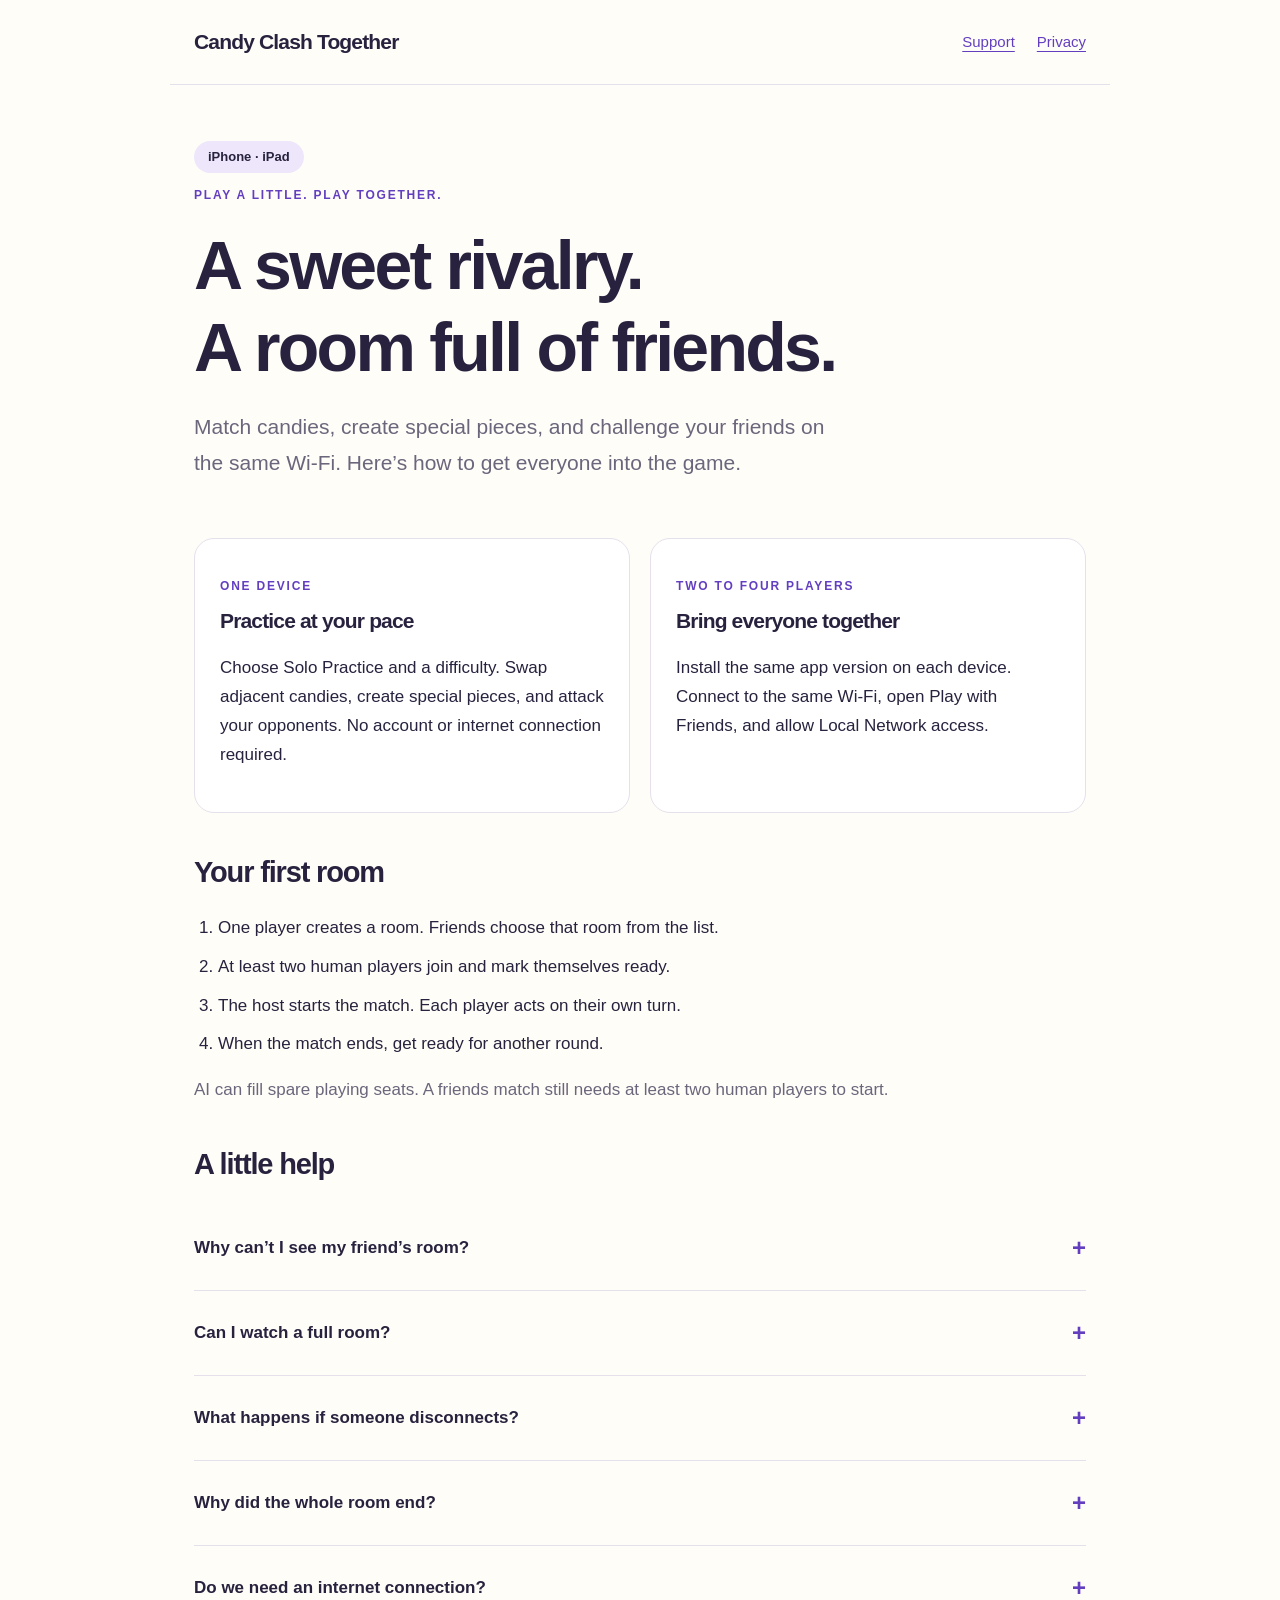
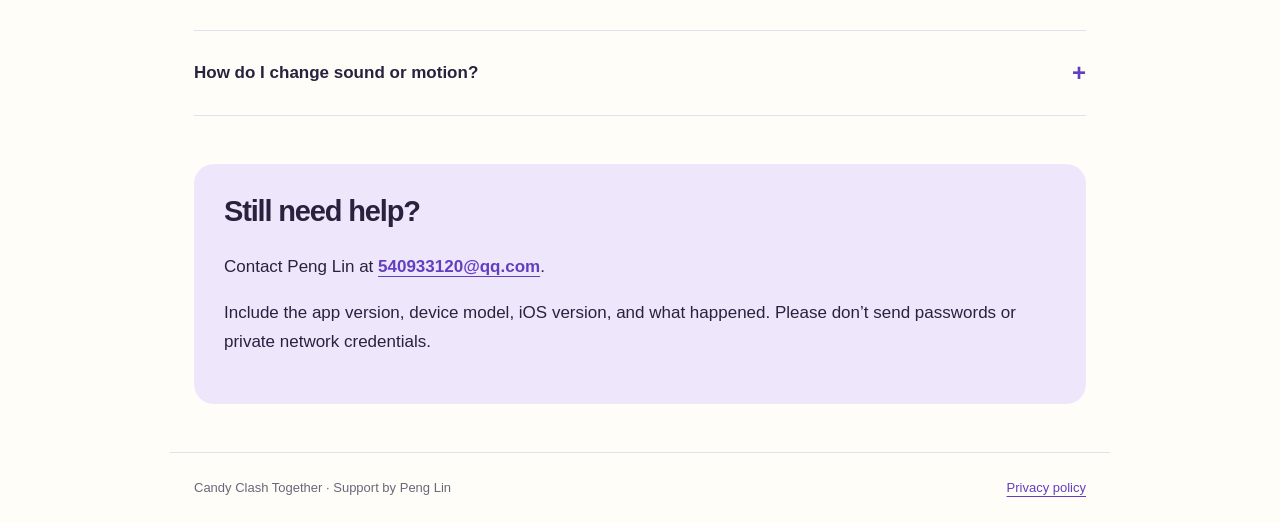
<file: index.html>
<!doctype html>
<html lang="en"><head><meta charset="utf-8"><meta name="viewport" content="width=device-width,initial-scale=1"><meta name="description" content="Help and contact information for Candy Clash Together on iPhone and iPad."><title>Candy Clash Together — Support</title><link rel="stylesheet" href="style.css"></head>
<body><header><a class="brand" href="index.html">Candy Clash Together</a><nav aria-label="Main navigation"><a href="index.html" aria-current="page">Support</a><a href="privacy.html">Privacy</a></nav></header>
<main><section class="hero"><span class="chip">iPhone · iPad</span><p class="eyebrow">Play a little. Play together.</p><h1>A sweet rivalry.<br>A room full of friends.</h1><p class="lead">Match candies, create special pieces, and challenge your friends on the same Wi-Fi. Here’s how to get everyone into the game.</p></section>
<section class="grid" aria-label="Ways to play"><article class="card"><p class="eyebrow">One device</p><h3>Practice at your pace</h3><p>Choose Solo Practice and a difficulty. Swap adjacent candies, create special pieces, and attack your opponents. No account or internet connection required.</p></article><article class="card"><p class="eyebrow">Two to four players</p><h3>Bring everyone together</h3><p>Install the same app version on each device. Connect to the same Wi-Fi, open Play with Friends, and allow Local Network access.</p></article></section>
<section aria-labelledby="getting-started"><h2 id="getting-started">Your first room</h2><ol><li>One player creates a room. Friends choose that room from the list.</li><li>At least two human players join and mark themselves ready.</li><li>The host starts the match. Each player acts on their own turn.</li><li>When the match ends, get ready for another round.</li></ol><p class="muted">AI can fill spare playing seats. A friends match still needs at least two human players to start.</p></section>
<section aria-labelledby="help"><h2 id="help">A little help</h2><details><summary>Why can’t I see my friend’s room?</summary><p>Check that every device uses the same Wi-Fi and app version, and that Local Network access is enabled for Candy Clash in iOS Settings. Keep the host app open. Some public, guest, school, or office networks prevent devices from communicating; use a network that allows local device connections, then try again.</p></details><details><summary>Can I watch a full room?</summary><p>Yes, when spectator space is available. Rooms support up to four playing seats and four spectators. Joining a match already in progress also uses spectator mode. Request a seat for the next round; the host can assign an available seat between matches.</p></details><details><summary>What happens if someone disconnects?</summary><p>An AI temporarily takes over a disconnected player’s active seat. Returning to the same room during the retained session can restore that seat at a turn boundary. Closing the app may lose the temporary recovery credential.</p></details><details><summary>Why did the whole room end?</summary><p>The host device coordinates the game. If the host leaves, locks the device, or loses the connection, the room may end. Keep the host app in the foreground. There is no automatic host transfer.</p></details><details><summary>Do we need an internet connection?</summary><p>No internet access is required for a match. Local multiplayer needs a shared local network that lets the devices communicate. The app does not connect players across the internet.</p></details><details><summary>How do I change sound or motion?</summary><p>Open Settings to adjust sound, music, haptics, and reduced motion. Your preferences stay on your device.</p></details></section>
<section class="contact"><h2>Still need help?</h2><p>Contact Peng Lin at <a href="mailto:540933120@qq.com">540933120@qq.com</a>.</p><p>Include the app version, device model, iOS version, and what happened. Please don’t send passwords or private network credentials.</p></section></main>
<footer><span>Candy Clash Together · Support by Peng Lin</span><a href="privacy.html">Privacy policy</a></footer></body></html>
</file>
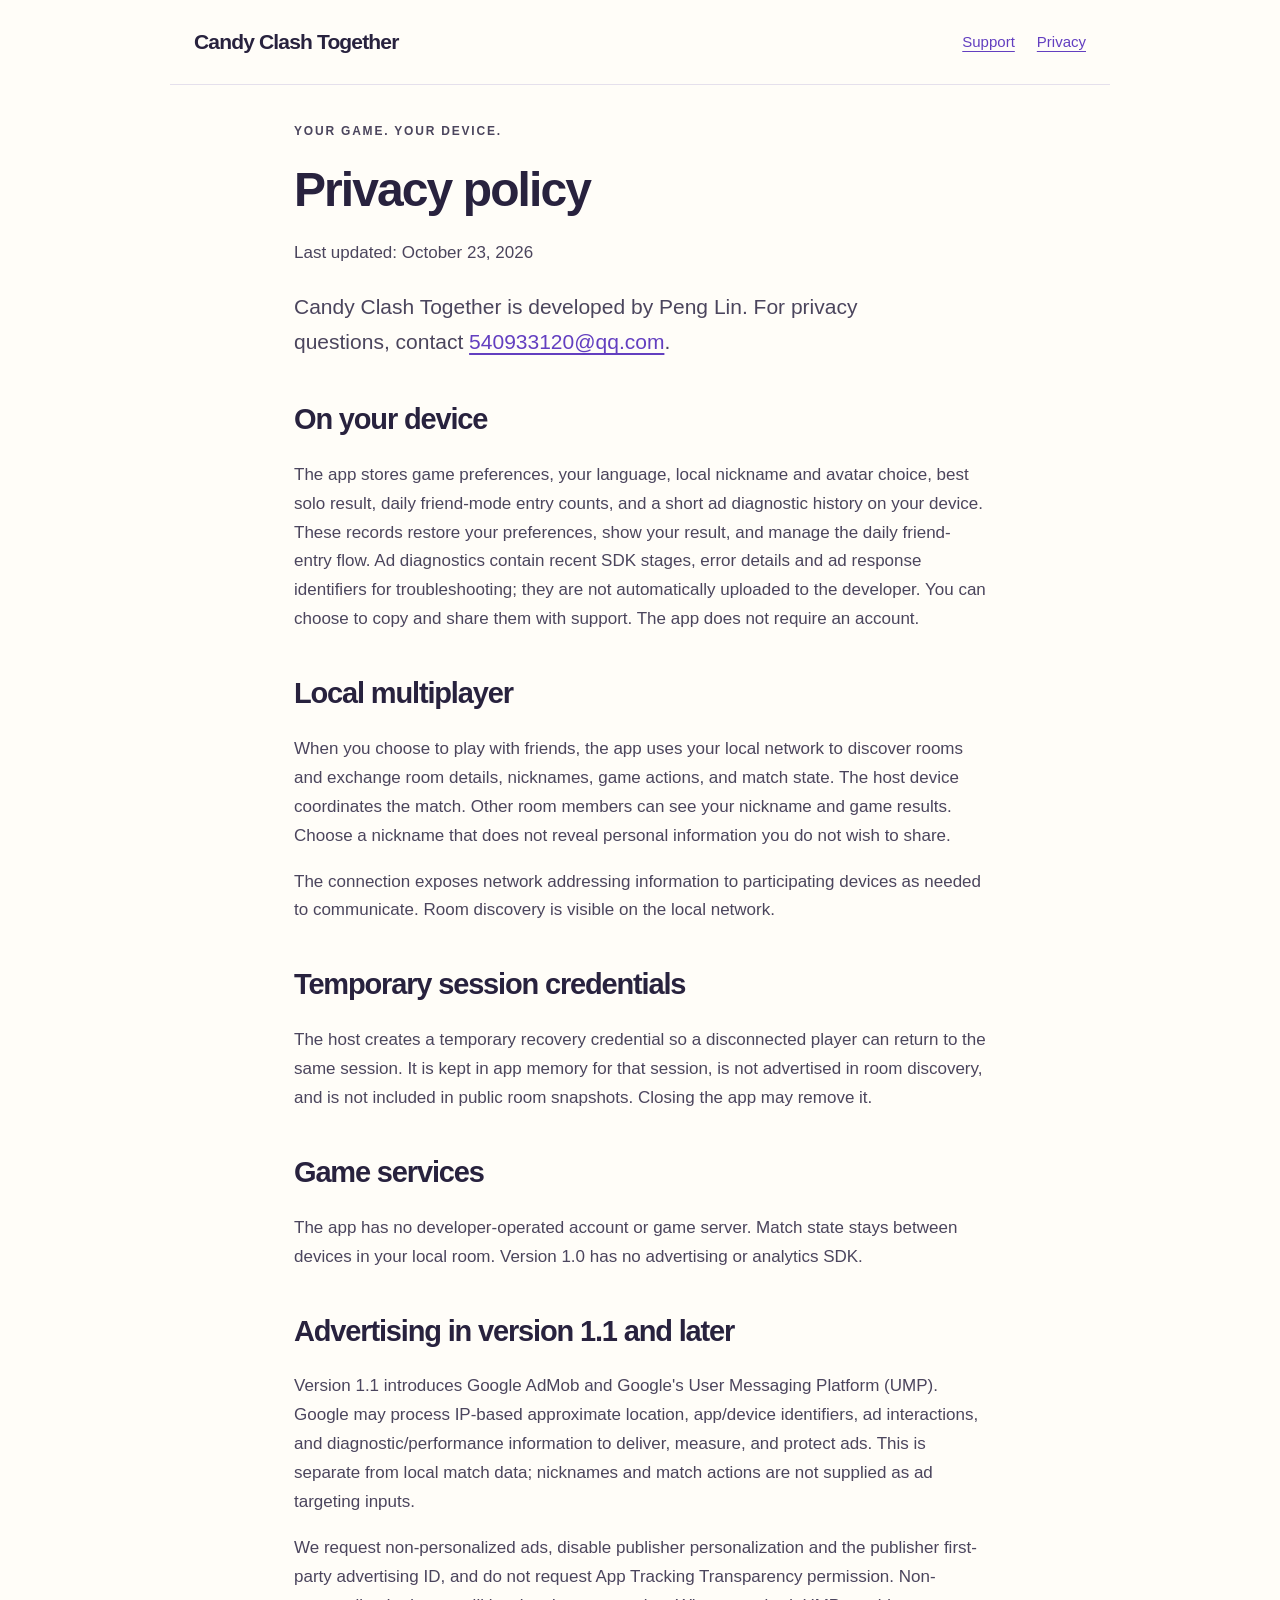
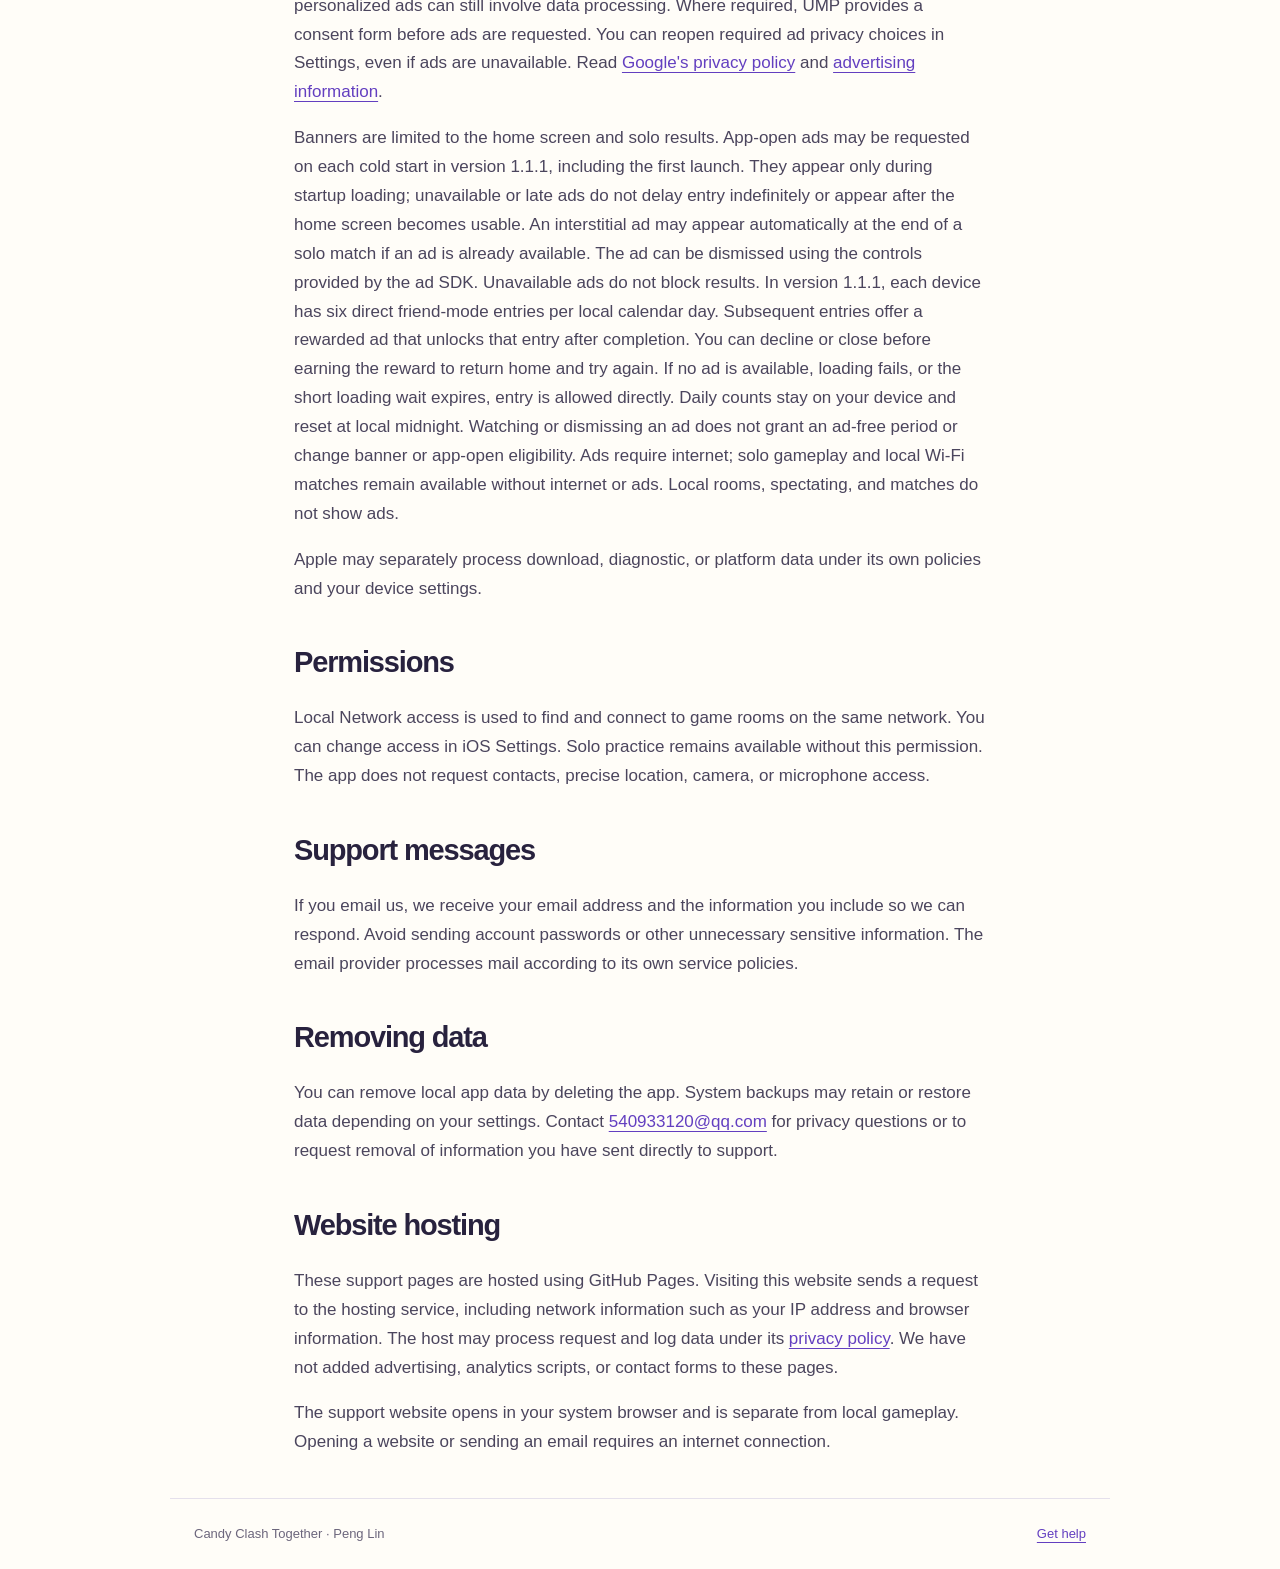
<file: privacy.html>
<!doctype html>
<html lang="en"><head><meta charset="utf-8"><meta name="viewport" content="width=device-width,initial-scale=1"><meta name="description" content="How Candy Clash Together handles local game data and multiplayer connections."><title>Candy Clash Together — Privacy</title><link rel="stylesheet" href="style.css"></head>
<body><header><a class="brand" href="index.html">Candy Clash Together</a><nav aria-label="Main navigation"><a href="index.html">Support</a><a href="privacy.html" aria-current="page">Privacy</a></nav></header>
<main class="policy"><p class="eyebrow">Your game. Your device.</p><h1>Privacy policy</h1><p class="muted">Last updated: October 23, 2026</p><p class="lead">Candy Clash Together is developed by Peng Lin. For privacy questions, contact <a href="mailto:540933120@qq.com">540933120@qq.com</a>.</p>
<h2>On your device</h2><p>The app stores game preferences, your language, local nickname and avatar choice, best solo result, daily friend-mode entry counts, and a short ad diagnostic history on your device. These records restore your preferences, show your result, and manage the daily friend-entry flow. Ad diagnostics contain recent SDK stages, error details and ad response identifiers for troubleshooting; they are not automatically uploaded to the developer. You can choose to copy and share them with support. The app does not require an account.</p>
<h2>Local multiplayer</h2><p>When you choose to play with friends, the app uses your local network to discover rooms and exchange room details, nicknames, game actions, and match state. The host device coordinates the match. Other room members can see your nickname and game results. Choose a nickname that does not reveal personal information you do not wish to share.</p><p>The connection exposes network addressing information to participating devices as needed to communicate. Room discovery is visible on the local network.</p>
<h2>Temporary session credentials</h2><p>The host creates a temporary recovery credential so a disconnected player can return to the same session. It is kept in app memory for that session, is not advertised in room discovery, and is not included in public room snapshots. Closing the app may remove it.</p>
<h2>Game services</h2><p>The app has no developer-operated account or game server. Match state stays between devices in your local room. Version 1.0 has no advertising or analytics SDK.</p>
<h2>Advertising in version 1.1 and later</h2><p>Version 1.1 introduces Google AdMob and Google's User Messaging Platform (UMP). Google may process IP-based approximate location, app/device identifiers, ad interactions, and diagnostic/performance information to deliver, measure, and protect ads. This is separate from local match data; nicknames and match actions are not supplied as ad targeting inputs.</p><p>We request non-personalized ads, disable publisher personalization and the publisher first-party advertising ID, and do not request App Tracking Transparency permission. Non-personalized ads can still involve data processing. Where required, UMP provides a consent form before ads are requested. You can reopen required ad privacy choices in Settings, even if ads are unavailable. Read <a href="https://policies.google.com/privacy">Google's privacy policy</a> and <a href="https://policies.google.com/technologies/ads">advertising information</a>.</p><p>Banners are limited to the home screen and solo results. App-open ads may be requested on each cold start in version 1.1.1, including the first launch. They appear only during startup loading; unavailable or late ads do not delay entry indefinitely or appear after the home screen becomes usable. An interstitial ad may appear automatically at the end of a solo match if an ad is already available. The ad can be dismissed using the controls provided by the ad SDK. Unavailable ads do not block results. In version 1.1.1, each device has six direct friend-mode entries per local calendar day. Subsequent entries offer a rewarded ad that unlocks that entry after completion. You can decline or close before earning the reward to return home and try again. If no ad is available, loading fails, or the short loading wait expires, entry is allowed directly. Daily counts stay on your device and reset at local midnight. Watching or dismissing an ad does not grant an ad-free period or change banner or app-open eligibility. Ads require internet; solo gameplay and local Wi-Fi matches remain available without internet or ads. Local rooms, spectating, and matches do not show ads.</p><p>Apple may separately process download, diagnostic, or platform data under its own policies and your device settings.</p>
<h2>Permissions</h2><p>Local Network access is used to find and connect to game rooms on the same network. You can change access in iOS Settings. Solo practice remains available without this permission. The app does not request contacts, precise location, camera, or microphone access.</p>
<h2>Support messages</h2><p>If you email us, we receive your email address and the information you include so we can respond. Avoid sending account passwords or other unnecessary sensitive information. The email provider processes mail according to its own service policies.</p>
<h2>Removing data</h2><p>You can remove local app data by deleting the app. System backups may retain or restore data depending on your settings. Contact <a href="mailto:540933120@qq.com">540933120@qq.com</a> for privacy questions or to request removal of information you have sent directly to support.</p>
<h2>Website hosting</h2><p>These support pages are hosted using GitHub Pages. Visiting this website sends a request to the hosting service, including network information such as your IP address and browser information. The host may process request and log data under its <a href="https://docs.github.com/en/site-policy/privacy-policies/github-privacy-statement">privacy policy</a>. We have not added advertising, analytics scripts, or contact forms to these pages.</p><p>The support website opens in your system browser and is separate from local gameplay. Opening a website or sending an email requires an internet connection.</p>
</main><footer><span>Candy Clash Together · Peng Lin</span><a href="index.html">Get help</a></footer></body></html>
</file>
<file: style.css>
:root{color-scheme:light;--ink:#28223e;--muted:#6c667c;--purple:#633fc0;--line:#e5e0ec;--paper:#fffdf8}*{box-sizing:border-box}body{margin:0;background:var(--paper);color:var(--ink);font:17px/1.7 -apple-system,BlinkMacSystemFont,"Segoe UI",sans-serif}a{color:var(--purple);text-underline-offset:4px}a:focus-visible,summary:focus-visible{outline:3px solid #e49822;outline-offset:5px}header,main,footer{max-width:940px;margin:auto;padding:24px}header{display:flex;align-items:center;justify-content:space-between;gap:24px;border-bottom:1px solid var(--line)}.brand{font-weight:800;text-decoration:none;color:var(--ink);letter-spacing:-.04em;font-size:21px}nav{display:flex;gap:22px;font-size:15px}h1,h2,h3{line-height:1.2;letter-spacing:-.04em}h1{font-size:clamp(38px,7vw,68px);max-width:760px;margin:20px 0}h2{font-size:29px;margin-top:42px}h3{font-size:21px}.hero{padding:32px 0 36px}.eyebrow{font-size:12px;font-weight:800;letter-spacing:.15em;text-transform:uppercase;color:var(--purple)}.lead{font-size:21px;max-width:660px;color:var(--muted)}.chip{display:inline-block;background:#eee7fc;border-radius:100px;padding:5px 14px;font-size:13px;font-weight:700}.grid{display:grid;grid-template-columns:1fr 1fr;gap:20px}.card{background:white;border:1px solid var(--line);border-radius:20px;padding:25px}.card h3{margin-top:0}details{padding:20px 0;border-bottom:1px solid var(--line)}summary{cursor:pointer;font-weight:700;min-height:44px;display:flex;align-items:center;justify-content:space-between;gap:18px}summary::after{content:'+';font-size:24px;color:var(--purple)}details[open] summary::after{content:'−'}details p{margin-top:8px;max-width:740px}.contact{margin:48px 0 24px;padding:30px;background:#eee7fc;border-radius:20px}.contact h2{margin-top:0}.contact a{font-weight:700}.muted{color:var(--muted)}.policy{max-width:740px}.policy h1{font-size:48px}.policy p,.policy li{color:#4b455d}footer{border-top:1px solid var(--line);font-size:13px;color:var(--muted);display:flex;justify-content:space-between;gap:20px}ol,ul{padding-left:24px}li{margin:10px 0}@media(max-width:600px){header,main,footer{padding:20px}header{align-items:flex-start;flex-direction:column;gap:12px}.hero{padding:22px 0}.grid{grid-template-columns:1fr}.lead{font-size:19px}.policy h1{font-size:38px}footer{flex-direction:column;gap:8px}}
</file>
